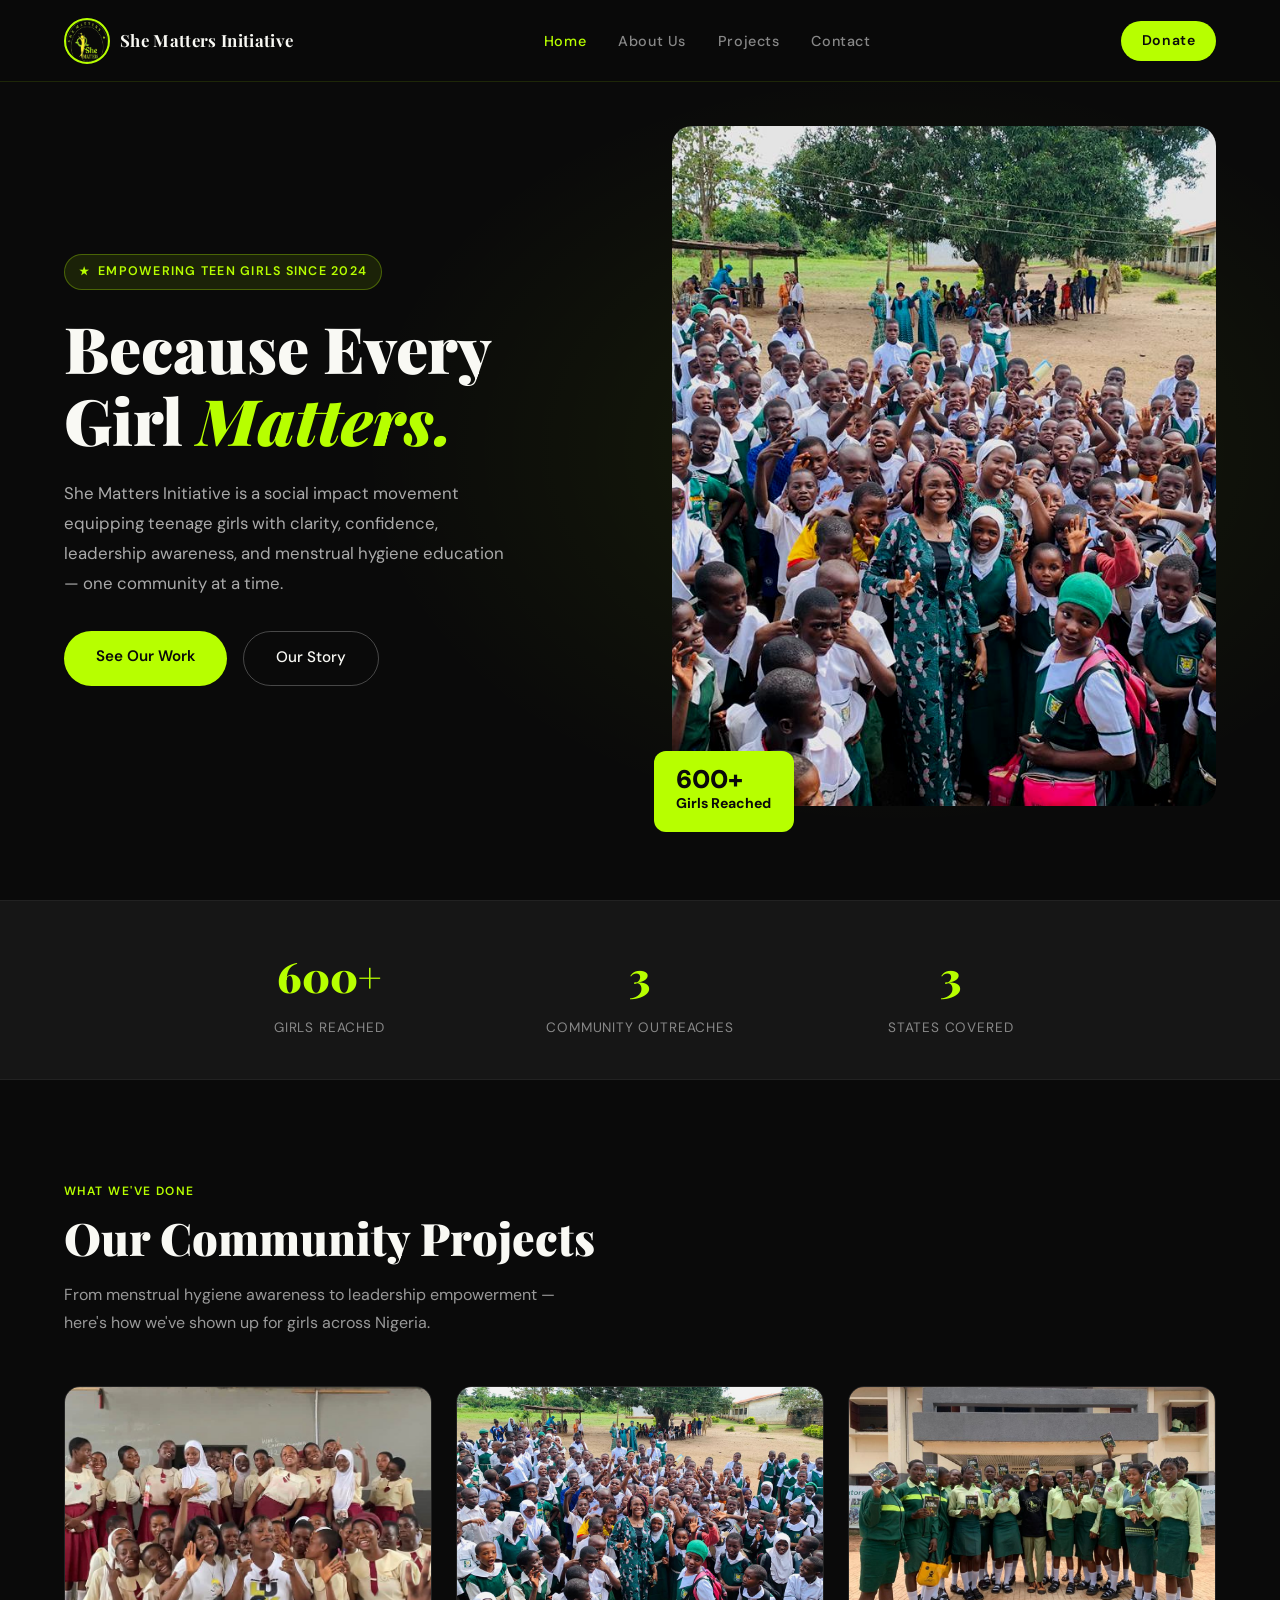
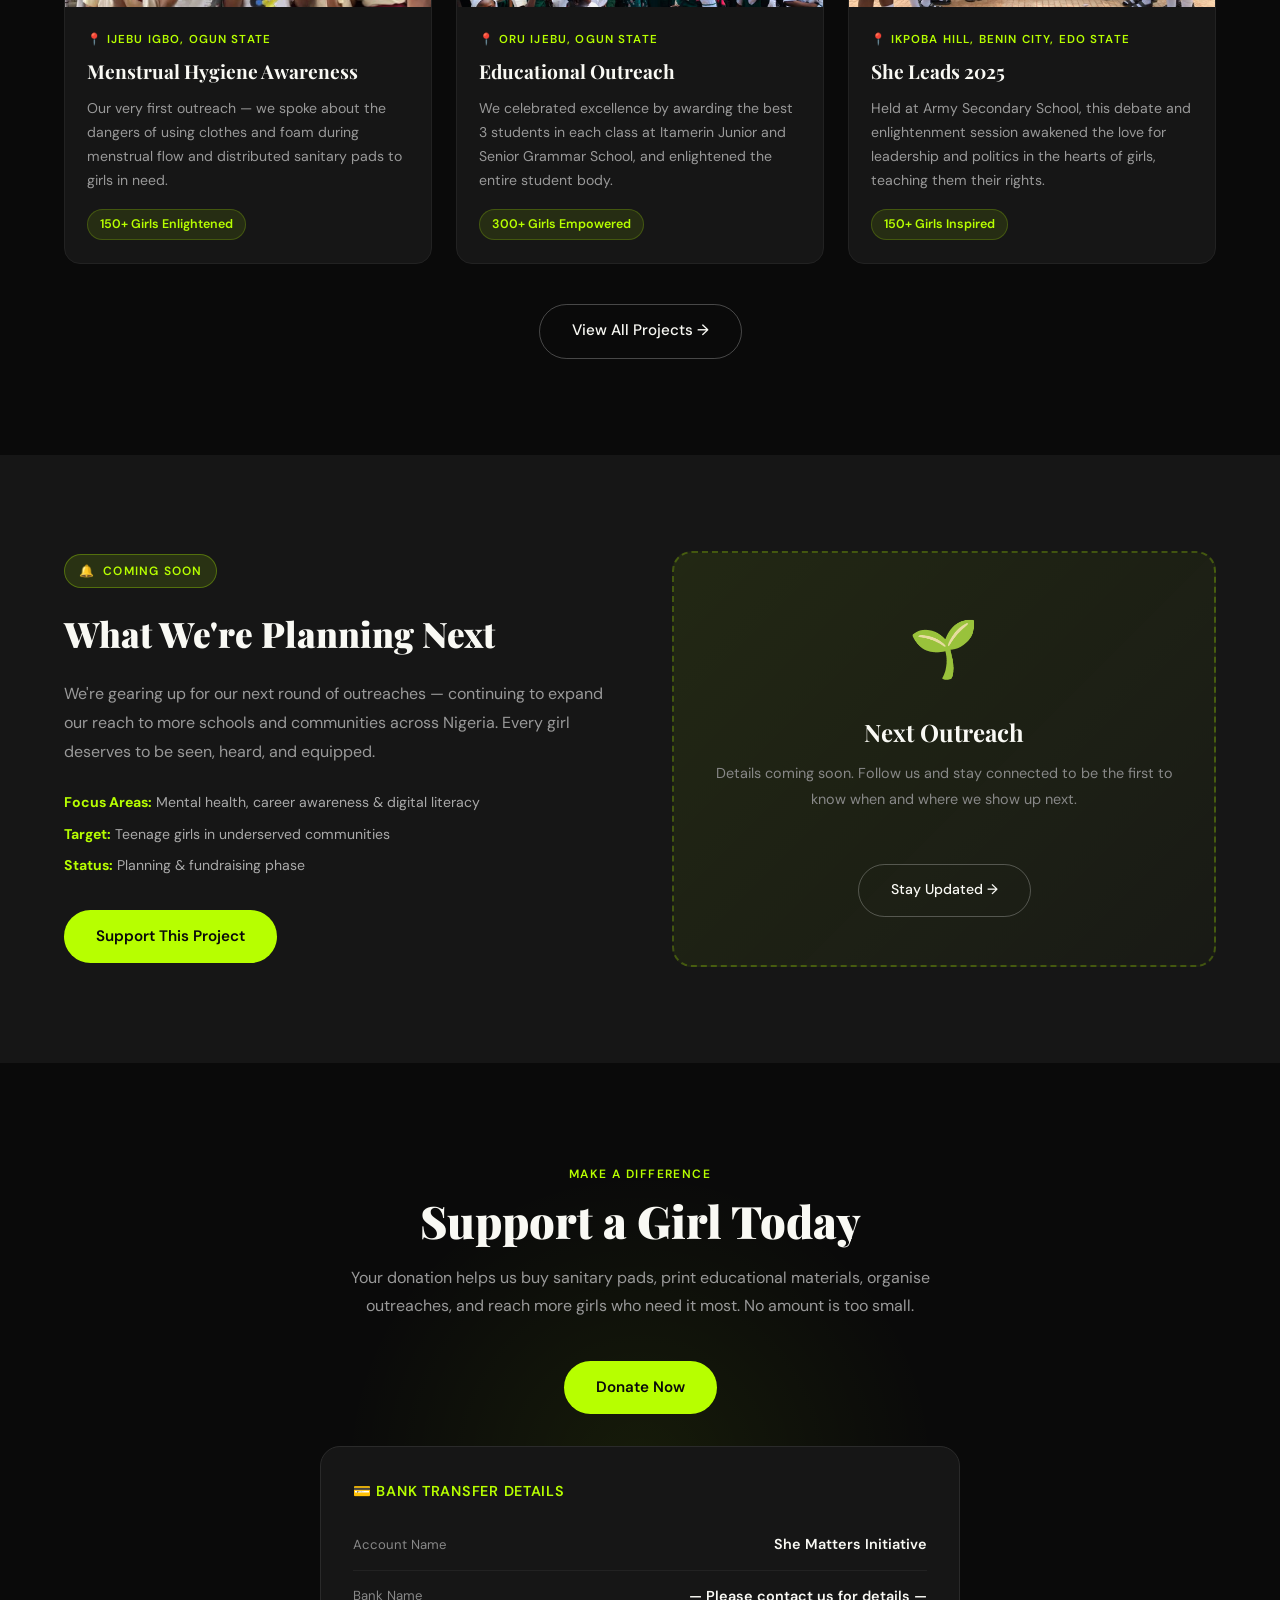
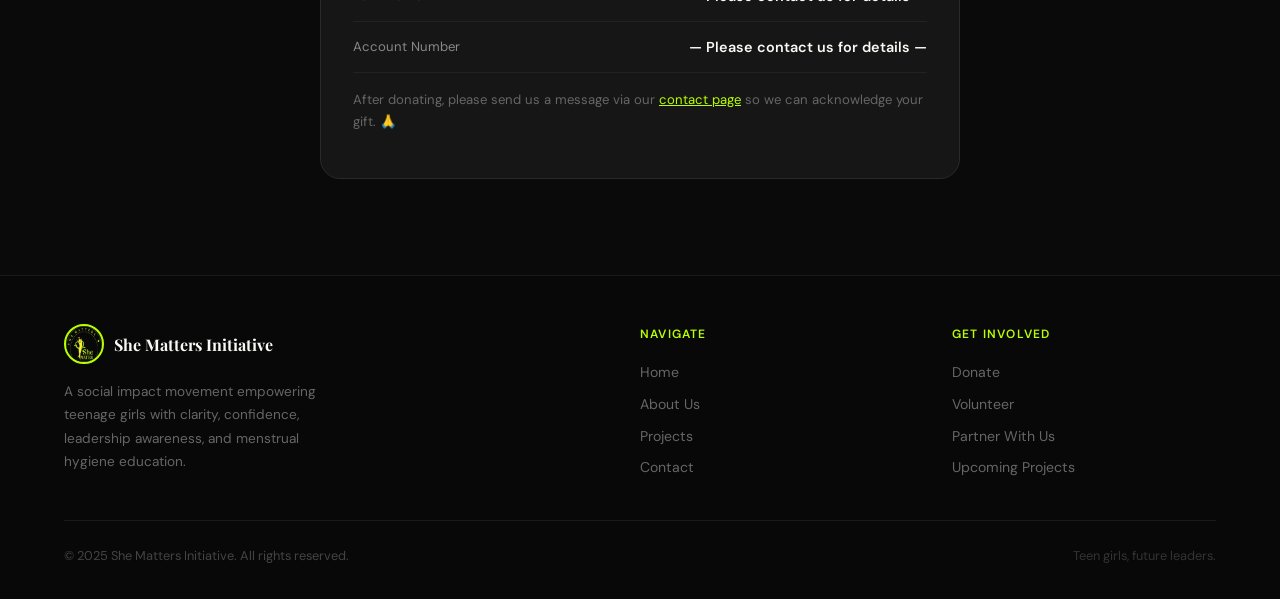
<file: index.html>
<!DOCTYPE html>
<html lang="en">
<head>
  <meta charset="UTF-8" />
  <meta name="viewport" content="width=device-width, initial-scale=1.0" />
  <title>She Matters Initiative — Empowering Teen Girls</title>
  <meta name="description" content="She Matters Initiative is a social impact movement focused on empowering teenage girls with clarity, confidence, leadership awareness, and menstrual hygiene education." />
  <link rel="stylesheet" href="style.css" />
</head>
<body>

  <!-- NAV -->
  <nav id="navbar">
    <a href="index.html" class="nav-logo">
      <img src="logo.png" alt="She Matters Initiative Logo" />
      <span>She Matters Initiative</span>
    </a>
    <ul class="nav-links">
      <li><a href="index.html" class="active">Home</a></li>
      <li><a href="about.html">About Us</a></li>
      <li><a href="projects.html">Projects</a></li>
      <li><a href="contact.html">Contact</a></li>
    </ul>
    <a href="#donate" class="nav-donate">Donate</a>
    <button class="hamburger" id="hamburger" aria-label="Menu">
      <span></span><span></span><span></span>
    </button>
    <div class="mobile-menu">
      <a href="index.html">Home</a>
      <a href="about.html">About Us</a>
      <a href="projects.html">Projects</a>
      <a href="contact.html">Contact</a>
      <a href="#donate" class="nav-donate">Donate</a>
    </div>
  </nav>

  <!-- HERO -->
  <section class="hero">
    <div class="hero-grid">
      <div class="hero-text fade-in">
        <div class="hero-tag">Empowering Teen Girls Since 2024</div>
        <h1>Because Every Girl <em>Matters.</em></h1>
        <p>She Matters Initiative is a social impact movement equipping teenage girls with clarity, confidence, leadership awareness, and menstrual hygiene education — one community at a time.</p>
        <div class="hero-actions">
          <a href="projects.html" class="btn-primary">See Our Work</a>
          <a href="about.html" class="btn-outline">Our Story</a>
        </div>
      </div>
      <div class="hero-image-wrap fade-in" style="animation-delay:0.2s">
        <img src="outreach2.jpeg" alt="She Matters Initiative outreach — girls at school" />
        <div class="hero-badge">
          <span>600+</span>
          Girls Reached
        </div>
      </div>
    </div>
  </section>

  <!-- STATS BAR -->
  <div class="stats-bar">
    <div class="stats-bar-inner">
      <div class="fade-in">
        <div class="stat-num">600+</div>
        <div class="stat-label">Girls Reached</div>
      </div>
      <div class="fade-in" style="animation-delay:0.1s">
        <div class="stat-num">3</div>
        <div class="stat-label">Community Outreaches</div>
      </div>
      <div class="fade-in" style="animation-delay:0.2s">
        <div class="stat-num">3</div>
        <div class="stat-label">States Covered</div>
      </div>
    </div>
  </div>

  <!-- PROJECTS HIGHLIGHTS -->
  <section id="projects">
    <div class="section-inner">
      <span class="section-tag fade-in">What We've Done</span>
      <h2 class="section-title fade-in">Our Community Projects</h2>
      <p class="section-sub fade-in">From menstrual hygiene awareness to leadership empowerment — here's how we've shown up for girls across Nigeria.</p>

      <div class="projects-grid">

        <div class="project-card fade-in">
          <img src="outreach1.jpeg" alt="Menstrual Hygiene Awareness Outreach" />
          <div class="project-card-body">
            <div class="project-location">Ijebu Igbo, Ogun State</div>
            <h3>Menstrual Hygiene Awareness</h3>
            <p>Our very first outreach — we spoke about the dangers of using clothes and foam during menstrual flow and distributed sanitary pads to girls in need.</p>
            <span class="project-impact">150+ Girls Enlightened</span>
          </div>
        </div>

        <div class="project-card fade-in" style="animation-delay:0.1s">
          <img src="outreach2.jpeg" alt="Educational Outreach at Itamerin Grammar School" />
          <div class="project-card-body">
            <div class="project-location">Oru Ijebu, Ogun State</div>
            <h3>Educational Outreach</h3>
            <p>We celebrated excellence by awarding the best 3 students in each class at Itamerin Junior and Senior Grammar School, and enlightened the entire student body.</p>
            <span class="project-impact">300+ Girls Empowered</span>
          </div>
        </div>

        <div class="project-card fade-in" style="animation-delay:0.2s">
          <img src="outreach3.jpeg" alt="She Leads 2025 — Army Secondary School Benin City" />
          <div class="project-card-body">
            <div class="project-location">Ikpoba Hill, Benin City, Edo State</div>
            <h3>She Leads 2025</h3>
            <p>Held at Army Secondary School, this debate and enlightenment session awakened the love for leadership and politics in the hearts of girls, teaching them their rights.</p>
            <span class="project-impact">150+ Girls Inspired</span>
          </div>
        </div>

      </div>

      <div style="text-align:center; margin-top:2.5rem;">
        <a href="projects.html" class="btn-outline">View All Projects →</a>
      </div>
    </div>
  </section>

  <!-- UPCOMING PROJECT -->
  <section class="upcoming-section" id="upcoming">
    <div class="upcoming-inner section-inner">
      <div class="fade-in">
        <div class="upcoming-label">Coming Soon</div>
        <h2>What We're Planning Next</h2>
        <p>We're gearing up for our next round of outreaches — continuing to expand our reach to more schools and communities across Nigeria. Every girl deserves to be seen, heard, and equipped.</p>
        <div class="upcoming-meta">
          <span><strong>Focus Areas:</strong> Mental health, career awareness & digital literacy</span>
          <span><strong>Target:</strong> Teenage girls in underserved communities</span>
          <span><strong>Status:</strong> Planning & fundraising phase</span>
        </div>
        <a href="#donate" class="btn-primary">Support This Project</a>
      </div>
      <div class="upcoming-visual fade-in" style="animation-delay:0.15s">
        <div class="upcoming-icon">🌱</div>
        <h3>Next Outreach</h3>
        <p>Details coming soon. Follow us and stay connected to be the first to know when and where we show up next.</p>
        <br />
        <a href="contact.html" class="btn-outline" style="font-size:0.88rem;">Stay Updated →</a>
      </div>
    </div>
  </section>

  <!-- DONATE -->
  <section class="donate-section" id="donate">
    <div class="section-inner">
      <div class="donate-inner">
        <span class="section-tag fade-in">Make a Difference</span>
        <h2 class="section-title fade-in">Support a Girl Today</h2>
        <p class="fade-in">Your donation helps us buy sanitary pads, print educational materials, organise outreaches, and reach more girls who need it most. No amount is too small.</p>
        <a href="#bank-details" class="btn-primary fade-in">Donate Now</a>

        <div class="donate-card fade-in" id="bank-details">
          <h4>💳 Bank Transfer Details</h4>
          <div class="bank-detail">
            <span class="label">Account Name</span>
            <span class="value">She Matters Initiative</span>
          </div>
          <div class="bank-detail">
            <span class="label">Bank Name</span>
            <span class="value">— Please contact us for details —</span>
          </div>
          <div class="bank-detail">
            <span class="label">Account Number</span>
            <span class="value">— Please contact us for details —</span>
          </div>
          <div class="bank-detail" style="border:none; padding-top:1rem;">
            <span style="font-size:0.82rem; color:#666;">After donating, please send us a message via our <a href="contact.html" style="color:var(--lime);">contact page</a> so we can acknowledge your gift. 🙏</span>
          </div>
        </div>
      </div>
    </div>
  </section>

  <!-- FOOTER -->
  <footer>
    <div class="footer-inner">
      <div class="footer-brand">
        <div class="logo-row">
          <img src="logo.png" alt="She Matters Initiative" />
          <span>She Matters Initiative</span>
        </div>
        <p>A social impact movement empowering teenage girls with clarity, confidence, leadership awareness, and menstrual hygiene education.</p>
      </div>
      <div class="footer-col">
        <h5>Navigate</h5>
        <a href="index.html">Home</a>
        <a href="about.html">About Us</a>
        <a href="projects.html">Projects</a>
        <a href="contact.html">Contact</a>
      </div>
      <div class="footer-col">
        <h5>Get Involved</h5>
        <a href="#donate">Donate</a>
        <a href="contact.html">Volunteer</a>
        <a href="contact.html">Partner With Us</a>
        <a href="#upcoming">Upcoming Projects</a>
      </div>
    </div>
    <div class="footer-bottom">
      <p>© 2025 She Matters Initiative. All rights reserved.</p>
      <p style="color:#333;">Teen girls, future leaders.</p>
    </div>
  </footer>

  <script>
    // Hamburger menu
    document.getElementById('hamburger').addEventListener('click', () => {
      document.getElementById('navbar').classList.toggle('open');
    });

    // Fade-in on scroll
    const observer = new IntersectionObserver((entries) => {
      entries.forEach(e => { if (e.isIntersecting) e.target.classList.add('visible'); });
    }, { threshold: 0.1 });
    document.querySelectorAll('.fade-in').forEach(el => observer.observe(el));
  </script>
</body>
</html>
</file>
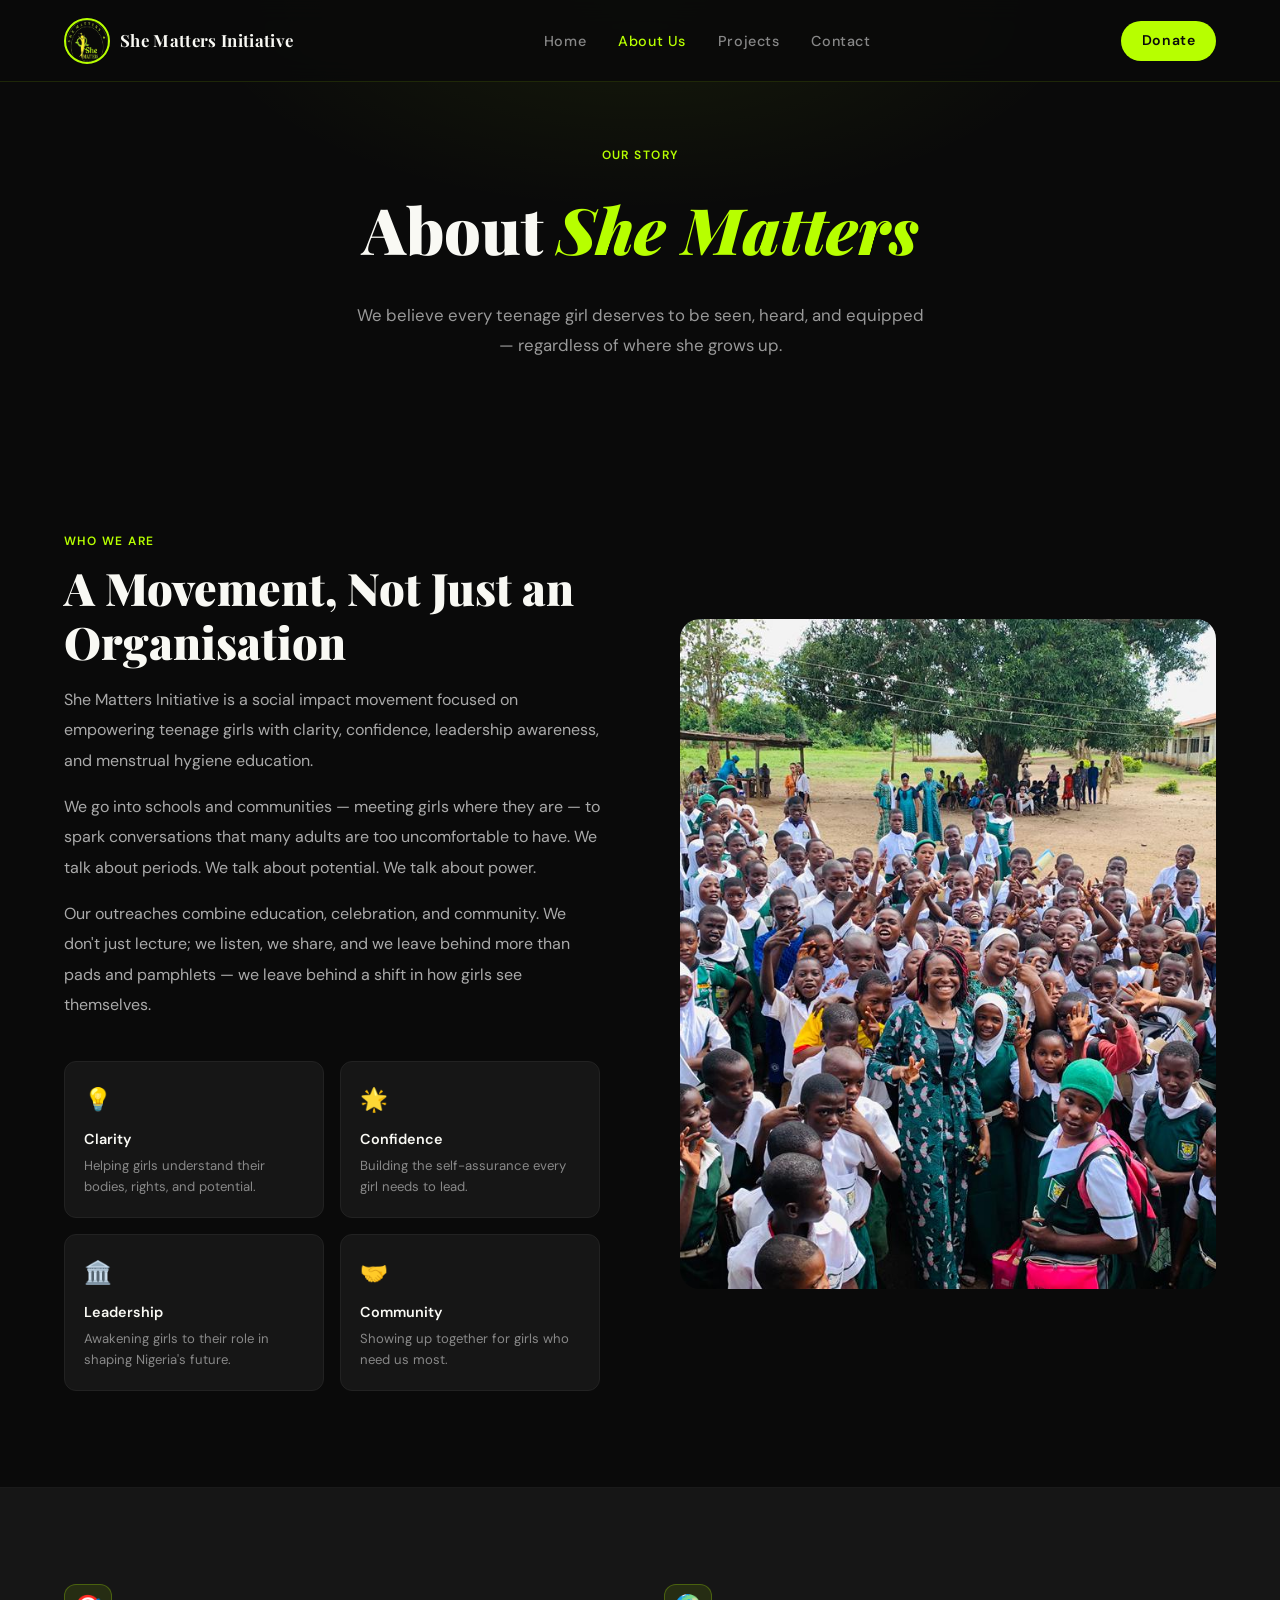
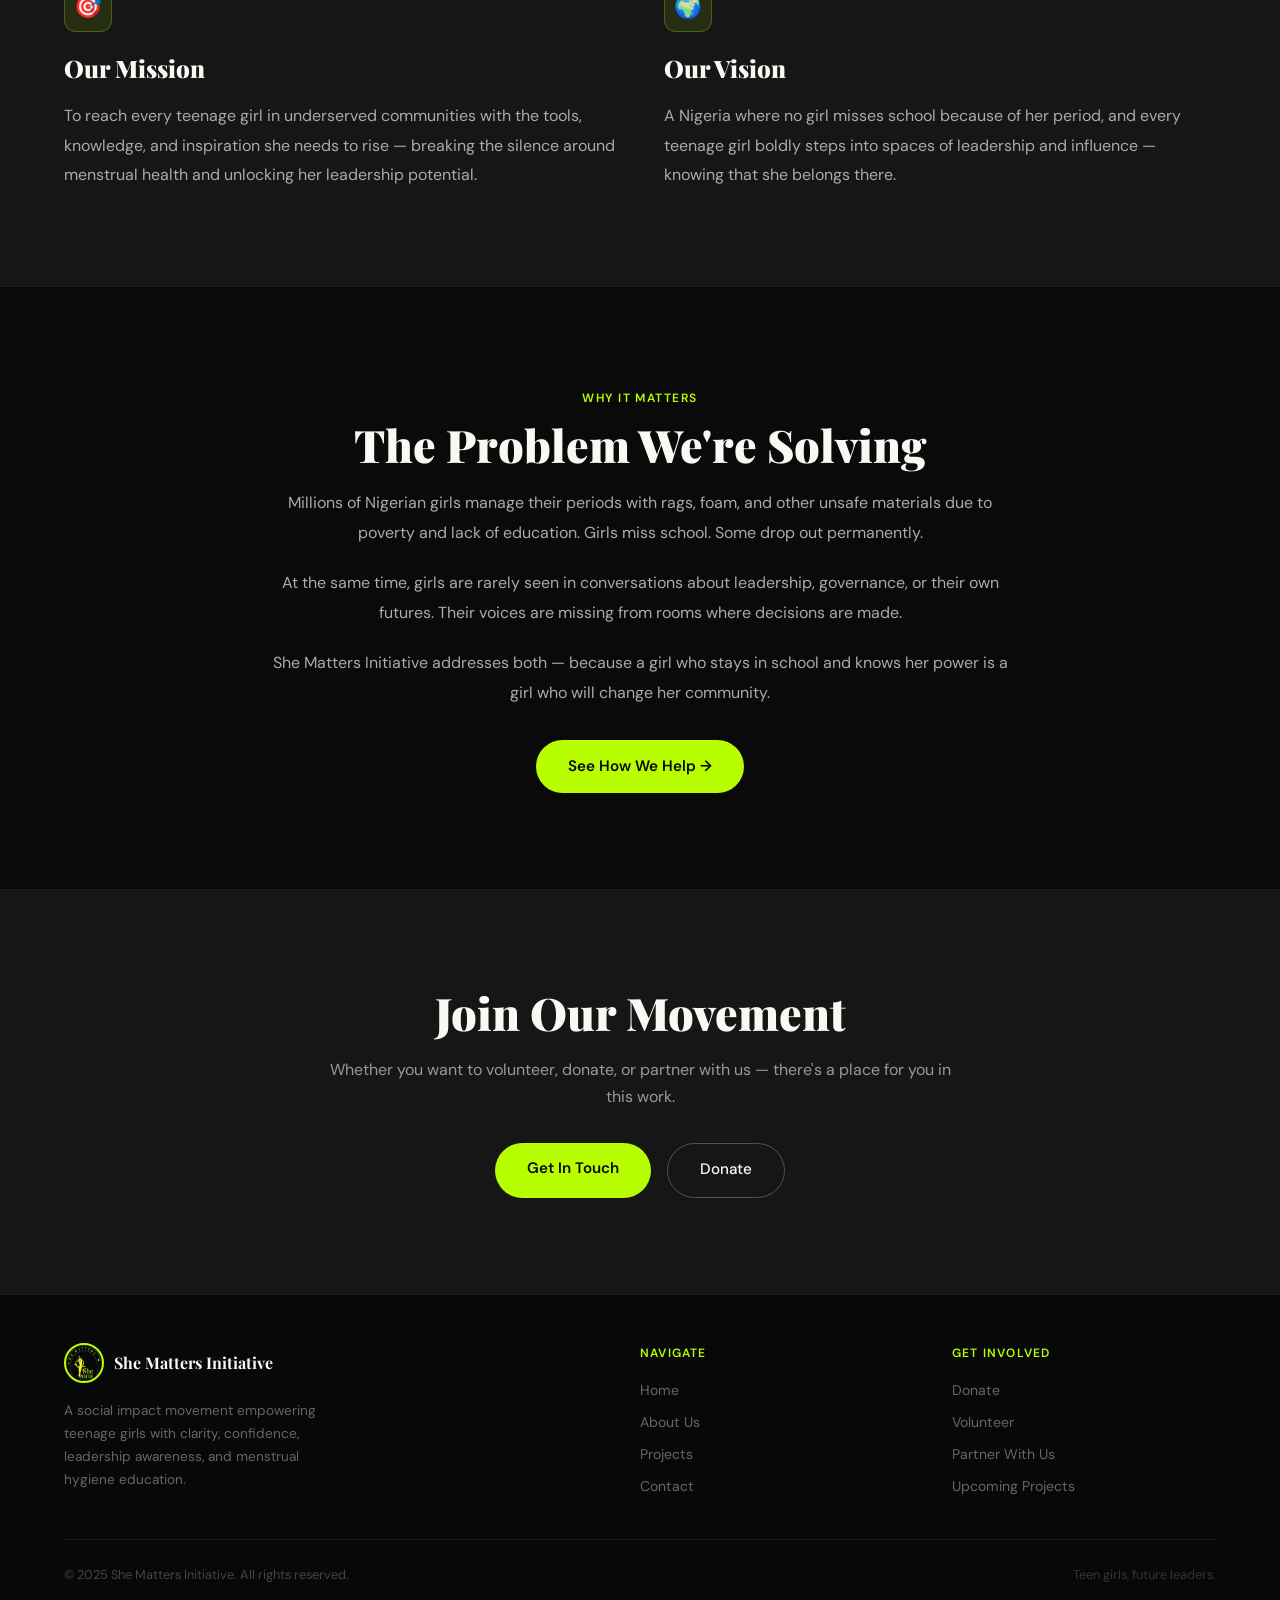
<file: about.html>
<!DOCTYPE html>
<html lang="en">
<head>
  <meta charset="UTF-8" />
  <meta name="viewport" content="width=device-width, initial-scale=1.0" />
  <title>About Us — She Matters Initiative</title>
  <meta name="description" content="Learn about She Matters Initiative — our story, mission, and the values that drive us to empower teenage girls across Nigeria." />
  <link rel="stylesheet" href="style.css" />
</head>
<body>

  <nav id="navbar">
    <a href="index.html" class="nav-logo">
      <img src="logo.png" alt="She Matters Initiative Logo" />
      <span>She Matters Initiative</span>
    </a>
    <ul class="nav-links">
      <li><a href="index.html">Home</a></li>
      <li><a href="about.html" class="active">About Us</a></li>
      <li><a href="projects.html">Projects</a></li>
      <li><a href="contact.html">Contact</a></li>
    </ul>
    <a href="index.html#donate" class="nav-donate">Donate</a>
    <button class="hamburger" id="hamburger" aria-label="Menu">
      <span></span><span></span><span></span>
    </button>
    <div class="mobile-menu">
      <a href="index.html">Home</a>
      <a href="about.html">About Us</a>
      <a href="projects.html">Projects</a>
      <a href="contact.html">Contact</a>
      <a href="index.html#donate" class="nav-donate">Donate</a>
    </div>
  </nav>

  <!-- PAGE HERO -->
  <div class="page-hero">
    <span class="section-tag fade-in">Our Story</span>
    <h1 class="fade-in">About <em style="color:var(--lime); font-style:italic;">She Matters</em></h1>
    <p class="fade-in">We believe every teenage girl deserves to be seen, heard, and equipped — regardless of where she grows up.</p>
  </div>

  <!-- MISSION -->
  <section>
    <div class="section-inner">
      <div class="about-grid">
        <div class="about-text fade-in">
          <span class="section-tag">Who We Are</span>
          <h2 class="section-title">A Movement, Not Just an Organisation</h2>
          <p>She Matters Initiative is a social impact movement focused on empowering teenage girls with clarity, confidence, leadership awareness, and menstrual hygiene education.</p>
          <p>We go into schools and communities — meeting girls where they are — to spark conversations that many adults are too uncomfortable to have. We talk about periods. We talk about potential. We talk about power.</p>
          <p>Our outreaches combine education, celebration, and community. We don't just lecture; we listen, we share, and we leave behind more than pads and pamphlets — we leave behind a shift in how girls see themselves.</p>

          <div class="about-values">
            <div class="value-card">
              <div class="value-icon">💡</div>
              <h4>Clarity</h4>
              <p>Helping girls understand their bodies, rights, and potential.</p>
            </div>
            <div class="value-card">
              <div class="value-icon">🌟</div>
              <h4>Confidence</h4>
              <p>Building the self-assurance every girl needs to lead.</p>
            </div>
            <div class="value-card">
              <div class="value-icon">🏛️</div>
              <h4>Leadership</h4>
              <p>Awakening girls to their role in shaping Nigeria's future.</p>
            </div>
            <div class="value-card">
              <div class="value-icon">🤝</div>
              <h4>Community</h4>
              <p>Showing up together for girls who need us most.</p>
            </div>
          </div>
        </div>
        <div class="about-image fade-in" style="animation-delay:0.2s">
          <img src="outreach2.jpeg" alt="She Matters Initiative community outreach" />
        </div>
      </div>
    </div>
  </section>

  <!-- VISION & MISSION -->
  <section style="background: var(--card-bg); border-top: 1px solid #1a1a1a; border-bottom: 1px solid #1a1a1a;">
    <div class="section-inner">
      <div style="display: grid; grid-template-columns: 1fr 1fr; gap: 3rem;">
        <div class="fade-in">
          <div style="width:48px; height:48px; background: rgba(183,255,0,0.1); border: 1px solid rgba(183,255,0,0.25); border-radius:12px; display:flex; align-items:center; justify-content:center; font-size:1.4rem; margin-bottom:1rem;">🎯</div>
          <h3 style="font-family:var(--serif); font-size:1.5rem; font-weight:900; margin-bottom:0.8rem;">Our Mission</h3>
          <p style="color:#aaa; line-height:1.85;">To reach every teenage girl in underserved communities with the tools, knowledge, and inspiration she needs to rise — breaking the silence around menstrual health and unlocking her leadership potential.</p>
        </div>
        <div class="fade-in" style="animation-delay:0.1s">
          <div style="width:48px; height:48px; background: rgba(183,255,0,0.1); border: 1px solid rgba(183,255,0,0.25); border-radius:12px; display:flex; align-items:center; justify-content:center; font-size:1.4rem; margin-bottom:1rem;">🌍</div>
          <h3 style="font-family:var(--serif); font-size:1.5rem; font-weight:900; margin-bottom:0.8rem;">Our Vision</h3>
          <p style="color:#aaa; line-height:1.85;">A Nigeria where no girl misses school because of her period, and every teenage girl boldly steps into spaces of leadership and influence — knowing that she belongs there.</p>
        </div>
      </div>
    </div>
  </section>

  <!-- WHY IT MATTERS -->
  <section>
    <div class="section-inner" style="max-width:760px; text-align:center;">
      <span class="section-tag fade-in">Why It Matters</span>
      <h2 class="section-title fade-in">The Problem We're Solving</h2>
      <p class="fade-in" style="color:#aaa; line-height:1.9; margin: 0 auto 1.2rem;">Millions of Nigerian girls manage their periods with rags, foam, and other unsafe materials due to poverty and lack of education. Girls miss school. Some drop out permanently.</p>
      <p class="fade-in" style="color:#aaa; line-height:1.9; margin: 0 auto 1.2rem;">At the same time, girls are rarely seen in conversations about leadership, governance, or their own futures. Their voices are missing from rooms where decisions are made.</p>
      <p class="fade-in" style="color:#aaa; line-height:1.9; margin: 0 auto 2rem;">She Matters Initiative addresses both — because a girl who stays in school and knows her power is a girl who will change her community.</p>
      <a href="projects.html" class="btn-primary fade-in">See How We Help →</a>
    </div>
  </section>

  <!-- CTA -->
  <section style="background: var(--card-bg); border-top: 1px solid #1a1a1a; text-align:center;">
    <div class="section-inner" style="max-width:640px;">
      <h2 class="section-title fade-in">Join Our Movement</h2>
      <p class="fade-in" style="color:#999; margin-bottom:2rem;">Whether you want to volunteer, donate, or partner with us — there's a place for you in this work.</p>
      <div class="hero-actions" style="justify-content:center;" class="fade-in">
        <a href="contact.html" class="btn-primary">Get In Touch</a>
        <a href="index.html#donate" class="btn-outline">Donate</a>
      </div>
    </div>
  </section>

  <footer>
    <div class="footer-inner">
      <div class="footer-brand">
        <div class="logo-row">
          <img src="logo.png" alt="She Matters Initiative" />
          <span>She Matters Initiative</span>
        </div>
        <p>A social impact movement empowering teenage girls with clarity, confidence, leadership awareness, and menstrual hygiene education.</p>
      </div>
      <div class="footer-col">
        <h5>Navigate</h5>
        <a href="index.html">Home</a>
        <a href="about.html">About Us</a>
        <a href="projects.html">Projects</a>
        <a href="contact.html">Contact</a>
      </div>
      <div class="footer-col">
        <h5>Get Involved</h5>
        <a href="index.html#donate">Donate</a>
        <a href="contact.html">Volunteer</a>
        <a href="contact.html">Partner With Us</a>
        <a href="index.html#upcoming">Upcoming Projects</a>
      </div>
    </div>
    <div class="footer-bottom">
      <p>© 2025 She Matters Initiative. All rights reserved.</p>
      <p style="color:#333;">Teen girls, future leaders.</p>
    </div>
  </footer>

  <script>
    document.getElementById('hamburger').addEventListener('click', () => {
      document.getElementById('navbar').classList.toggle('open');
    });
    const observer = new IntersectionObserver((entries) => {
      entries.forEach(e => { if (e.isIntersecting) e.target.classList.add('visible'); });
    }, { threshold: 0.1 });
    document.querySelectorAll('.fade-in').forEach(el => observer.observe(el));
  </script>
</body>
</html>
</file>
<file: style.css>
@import url('https://fonts.googleapis.com/css2?family=Playfair+Display:ital,wght@0,400;0,700;0,900;1,400&family=DM+Sans:wght@300;400;500;600&display=swap');

*, *::before, *::after { box-sizing: border-box; margin: 0; padding: 0; }

:root {
  --lime: #B7FF00;
  --black: #0a0a0a;
  --dark: #111111;
  --card-bg: #161616;
  --muted: #888;
  --white: #f9f9f4;
  --serif: 'Playfair Display', Georgia, serif;
  --sans: 'DM Sans', sans-serif;
  --radius: 12px;
}

html { scroll-behavior: smooth; }

body {
  font-family: var(--sans);
  background: var(--black);
  color: var(--white);
  line-height: 1.7;
  overflow-x: hidden;
}

/* ── NAV ── */
nav {
  position: fixed; top: 0; left: 0; right: 0; z-index: 100;
  display: flex; align-items: center; justify-content: space-between;
  padding: 1.1rem 5vw;
  background: rgba(10,10,10,0.92);
  backdrop-filter: blur(12px);
  border-bottom: 1px solid rgba(183,255,0,0.12);
}

.nav-logo { display: flex; align-items: center; gap: 10px; text-decoration: none; }
.nav-logo img { width: 46px; height: 46px; border-radius: 50%; object-fit: cover; border: 2px solid var(--lime); }
.nav-logo span { font-family: var(--serif); font-size: 1.05rem; color: var(--white); font-weight: 700; letter-spacing: 0.02em; }

.nav-links { display: flex; align-items: center; gap: 2rem; list-style: none; }
.nav-links a { color: var(--muted); text-decoration: none; font-size: 0.9rem; font-weight: 500; letter-spacing: 0.04em; transition: color 0.2s; }
.nav-links a:hover, .nav-links a.active { color: var(--lime); }

.nav-donate {
  background: var(--lime); color: var(--black);
  padding: 0.5rem 1.3rem; border-radius: 50px;
  text-decoration: none; font-weight: 600; font-size: 0.88rem;
  letter-spacing: 0.04em; transition: transform 0.2s, box-shadow 0.2s;
}
.nav-donate:hover { transform: translateY(-2px); box-shadow: 0 6px 20px rgba(183,255,0,0.3); }

/* hamburger */
.hamburger { display: none; flex-direction: column; gap: 5px; cursor: pointer; background: none; border: none; padding: 4px; }
.hamburger span { display: block; width: 24px; height: 2px; background: var(--white); transition: 0.3s; }
.mobile-menu { display: none; }

/* ── HERO ── */
.hero {
  min-height: 100vh;
  display: flex; align-items: center;
  padding: 120px 5vw 80px;
  position: relative; overflow: hidden;
}
.hero::before {
  content: '';
  position: absolute; inset: 0;
  background: radial-gradient(ellipse 60% 60% at 70% 50%, rgba(183,255,0,0.08) 0%, transparent 70%);
  pointer-events: none;
}
.hero-grid { display: grid; grid-template-columns: 1fr 1fr; gap: 4rem; align-items: center; max-width: 1200px; margin: 0 auto; width: 100%; }

.hero-tag {
  display: inline-flex; align-items: center; gap: 8px;
  background: rgba(183,255,0,0.1); border: 1px solid rgba(183,255,0,0.3);
  color: var(--lime); padding: 6px 14px; border-radius: 50px;
  font-size: 0.78rem; font-weight: 600; letter-spacing: 0.1em; text-transform: uppercase;
  margin-bottom: 1.4rem;
}
.hero-tag::before { content: '★'; font-size: 0.7rem; }

.hero h1 {
  font-family: var(--serif); font-size: clamp(2.8rem, 5vw, 4.2rem);
  line-height: 1.12; font-weight: 900; margin-bottom: 1.4rem;
  color: var(--white);
}
.hero h1 em { color: var(--lime); font-style: italic; }

.hero p { color: #aaa; font-size: 1.05rem; line-height: 1.8; max-width: 440px; margin-bottom: 2rem; }

.hero-actions { display: flex; gap: 1rem; flex-wrap: wrap; }

.btn-primary {
  background: var(--lime); color: var(--black);
  padding: 0.85rem 2rem; border-radius: 50px;
  text-decoration: none; font-weight: 600; font-size: 0.95rem;
  transition: transform 0.2s, box-shadow 0.2s; display: inline-block;
}
.btn-primary:hover { transform: translateY(-3px); box-shadow: 0 8px 24px rgba(183,255,0,0.35); }

.btn-outline {
  border: 1px solid rgba(255,255,255,0.25); color: var(--white);
  padding: 0.85rem 2rem; border-radius: 50px;
  text-decoration: none; font-weight: 500; font-size: 0.95rem;
  transition: border-color 0.2s, background 0.2s; display: inline-block;
}
.btn-outline:hover { border-color: var(--lime); background: rgba(183,255,0,0.06); }

.hero-image-wrap { position: relative; }
.hero-image-wrap img {
  width: 100%; border-radius: 20px; object-fit: cover; aspect-ratio: 4/5;
  filter: brightness(0.92) contrast(1.05);
}
.hero-badge {
  position: absolute; bottom: -18px; left: -18px;
  background: var(--lime); color: var(--black);
  padding: 1rem 1.4rem; border-radius: var(--radius);
  font-weight: 700; font-size: 0.88rem;
}
.hero-badge span { display: block; font-size: 1.6rem; font-weight: 900; line-height: 1; }

/* ── STATS ── */
.stats-bar {
  background: var(--card-bg); border-top: 1px solid #222; border-bottom: 1px solid #222;
  padding: 2.5rem 5vw;
}
.stats-bar-inner { display: grid; grid-template-columns: repeat(3, 1fr); max-width: 900px; margin: 0 auto; gap: 2rem; text-align: center; }
.stat-num { font-family: var(--serif); font-size: 2.6rem; font-weight: 900; color: var(--lime); }
.stat-label { font-size: 0.85rem; color: var(--muted); letter-spacing: 0.06em; text-transform: uppercase; margin-top: 4px; }

/* ── SECTION SHARED ── */
section { padding: 6rem 5vw; }
.section-inner { max-width: 1200px; margin: 0 auto; }

.section-tag {
  display: inline-block;
  color: var(--lime); font-size: 0.75rem; font-weight: 600;
  letter-spacing: 0.12em; text-transform: uppercase; margin-bottom: 0.6rem;
}
.section-title {
  font-family: var(--serif); font-size: clamp(2rem, 3.5vw, 2.8rem);
  font-weight: 900; color: var(--white); margin-bottom: 1rem; line-height: 1.2;
}
.section-sub { color: #999; max-width: 520px; font-size: 1rem; line-height: 1.8; margin-bottom: 3rem; }

/* ── PROJECTS GRID ── */
.projects-grid { display: grid; grid-template-columns: repeat(3, 1fr); gap: 1.5rem; }

.project-card {
  background: var(--card-bg); border-radius: 16px; overflow: hidden;
  border: 1px solid #222; transition: transform 0.3s, border-color 0.3s;
}
.project-card:hover { transform: translateY(-6px); border-color: rgba(183,255,0,0.3); }
.project-card img { width: 100%; height: 220px; object-fit: cover; display: block; }
.project-card-body { padding: 1.4rem; }
.project-location {
  font-size: 0.72rem; color: var(--lime); font-weight: 600;
  letter-spacing: 0.1em; text-transform: uppercase; margin-bottom: 6px;
}
.project-location::before { content: '📍 '; }
.project-card-body h3 { font-family: var(--serif); font-size: 1.2rem; font-weight: 700; margin-bottom: 0.6rem; color: var(--white); }
.project-card-body p { color: #999; font-size: 0.88rem; line-height: 1.7; margin-bottom: 1rem; }
.project-impact {
  display: inline-flex; align-items: center; gap: 6px;
  background: rgba(183,255,0,0.1); border: 1px solid rgba(183,255,0,0.2);
  color: var(--lime); padding: 4px 12px; border-radius: 50px;
  font-size: 0.78rem; font-weight: 600;
}

/* ── UPCOMING PROJECT ── */
.upcoming-section { background: var(--card-bg); }
.upcoming-inner {
  max-width: 1200px; margin: 0 auto;
  display: grid; grid-template-columns: 1fr 1fr; gap: 4rem; align-items: center;
}
.upcoming-label {
  display: inline-flex; align-items: center; gap: 8px;
  background: rgba(183,255,0,0.12); border: 1px solid rgba(183,255,0,0.3);
  color: var(--lime); padding: 6px 14px; border-radius: 50px;
  font-size: 0.75rem; font-weight: 600; letter-spacing: 0.1em; text-transform: uppercase;
  margin-bottom: 1rem;
}
.upcoming-label::before { content: '🔔'; }
.upcoming-inner h2 { font-family: var(--serif); font-size: 2.2rem; font-weight: 900; margin-bottom: 1rem; color: var(--white); }
.upcoming-inner p { color: #999; line-height: 1.8; margin-bottom: 1.5rem; }
.upcoming-meta { display: flex; flex-direction: column; gap: 0.5rem; margin-bottom: 2rem; }
.upcoming-meta span { font-size: 0.88rem; color: #aaa; }
.upcoming-meta strong { color: var(--lime); }

.upcoming-visual {
  background: linear-gradient(135deg, rgba(183,255,0,0.08) 0%, rgba(183,255,0,0.02) 100%);
  border: 2px dashed rgba(183,255,0,0.25); border-radius: 20px;
  padding: 3rem 2rem; text-align: center;
}
.upcoming-icon { font-size: 3.5rem; margin-bottom: 1rem; }
.upcoming-visual h3 { font-family: var(--serif); font-size: 1.5rem; font-weight: 700; margin-bottom: 0.5rem; }
.upcoming-visual p { color: #888; font-size: 0.9rem; }

/* ── DONATE SECTION ── */
.donate-section {
  text-align: center;
  background: var(--black);
  position: relative; overflow: hidden;
}
.donate-section::before {
  content: '';
  position: absolute; top: 50%; left: 50%;
  transform: translate(-50%, -50%);
  width: 600px; height: 600px;
  background: radial-gradient(circle, rgba(183,255,0,0.07) 0%, transparent 70%);
  pointer-events: none;
}
.donate-inner { max-width: 640px; margin: 0 auto; position: relative; z-index: 1; }
.donate-inner h2 { font-family: var(--serif); font-size: clamp(2rem, 3.5vw, 2.8rem); font-weight: 900; margin-bottom: 1rem; }
.donate-inner p { color: #999; margin-bottom: 2.5rem; font-size: 1rem; line-height: 1.8; }
.donate-card {
  background: var(--card-bg); border: 1px solid #2a2a2a; border-radius: 20px;
  padding: 2rem; text-align: left; margin-top: 2rem;
}
.donate-card h4 { font-weight: 600; margin-bottom: 1rem; font-size: 0.9rem; letter-spacing: 0.05em; color: var(--lime); text-transform: uppercase; }
.bank-detail { display: flex; justify-content: space-between; align-items: center; padding: 0.8rem 0; border-bottom: 1px solid #222; font-size: 0.9rem; }
.bank-detail:last-child { border-bottom: none; }
.bank-detail .label { color: var(--muted); font-size: 0.82rem; }
.bank-detail .value { font-weight: 600; color: var(--white); }

/* ── FOOTER ── */
footer {
  background: #080808; border-top: 1px solid #1a1a1a;
  padding: 3rem 5vw 2rem;
}
.footer-inner { max-width: 1200px; margin: 0 auto; display: grid; grid-template-columns: 2fr 1fr 1fr; gap: 3rem; margin-bottom: 2rem; }
.footer-brand { }
.footer-brand .logo-row { display: flex; align-items: center; gap: 10px; margin-bottom: 1rem; }
.footer-brand .logo-row img { width: 40px; height: 40px; border-radius: 50%; border: 2px solid var(--lime); }
.footer-brand .logo-row span { font-family: var(--serif); font-weight: 700; font-size: 1rem; }
.footer-brand p { color: #666; font-size: 0.85rem; line-height: 1.7; max-width: 280px; }
.footer-col h5 { font-size: 0.75rem; letter-spacing: 0.1em; text-transform: uppercase; color: var(--lime); font-weight: 600; margin-bottom: 1rem; }
.footer-col a { display: block; color: #666; text-decoration: none; font-size: 0.88rem; margin-bottom: 0.5rem; transition: color 0.2s; }
.footer-col a:hover { color: var(--white); }
.footer-bottom { max-width: 1200px; margin: 0 auto; padding-top: 1.5rem; border-top: 1px solid #1a1a1a; display: flex; justify-content: space-between; align-items: center; }
.footer-bottom p { color: #444; font-size: 0.8rem; }

/* ── PAGE HERO ── */
.page-hero {
  padding: 140px 5vw 70px;
  text-align: center;
  position: relative; overflow: hidden;
}
.page-hero::before {
  content: '';
  position: absolute; inset: 0;
  background: radial-gradient(ellipse 50% 70% at 50% 0%, rgba(183,255,0,0.07) 0%, transparent 70%);
  pointer-events: none;
}
.page-hero h1 { font-family: var(--serif); font-size: clamp(2.5rem, 5vw, 4rem); font-weight: 900; margin-bottom: 1rem; }
.page-hero p { color: #999; max-width: 580px; margin: 0 auto; font-size: 1.05rem; line-height: 1.8; }

/* ── ABOUT PAGE ── */
.about-grid { display: grid; grid-template-columns: 1fr 1fr; gap: 5rem; align-items: center; }
.about-text .section-title { margin-bottom: 1rem; }
.about-text p { color: #aaa; line-height: 1.9; margin-bottom: 1rem; }
.about-values { display: grid; grid-template-columns: 1fr 1fr; gap: 1rem; margin-top: 2.5rem; }
.value-card {
  background: var(--card-bg); border: 1px solid #222; border-radius: var(--radius);
  padding: 1.2rem; transition: border-color 0.2s;
}
.value-card:hover { border-color: rgba(183,255,0,0.3); }
.value-icon { font-size: 1.4rem; margin-bottom: 8px; }
.value-card h4 { font-size: 0.9rem; font-weight: 600; margin-bottom: 4px; color: var(--white); }
.value-card p { font-size: 0.82rem; color: var(--muted); line-height: 1.6; margin: 0; }
.about-image img { width: 100%; border-radius: 20px; object-fit: cover; aspect-ratio: 4/5; }

/* ── PROJECTS PAGE ── */
.project-full {
  display: grid; grid-template-columns: 1fr 1.2fr; gap: 3.5rem; align-items: start;
  background: var(--card-bg); border: 1px solid #222; border-radius: 20px;
  padding: 2.5rem; margin-bottom: 2rem;
  transition: border-color 0.3s;
}
.project-full:hover { border-color: rgba(183,255,0,0.2); }
.project-full img { width: 100%; border-radius: 14px; object-fit: cover; aspect-ratio: 16/11; }
.project-full-body { }
.project-full-body .project-location { margin-bottom: 10px; }
.project-full-body h2 { font-family: var(--serif); font-size: 1.8rem; font-weight: 900; margin-bottom: 1rem; }
.project-full-body p { color: #aaa; line-height: 1.85; font-size: 0.95rem; margin-bottom: 1.2rem; }
.impact-stat { display: flex; align-items: center; gap: 12px; margin-top: 1.5rem; padding-top: 1.5rem; border-top: 1px solid #222; }
.impact-num { font-family: var(--serif); font-size: 2.2rem; font-weight: 900; color: var(--lime); }
.impact-desc { font-size: 0.85rem; color: var(--muted); }
.project-full:nth-child(even) { direction: rtl; }
.project-full:nth-child(even) > * { direction: ltr; }

/* ── CONTACT PAGE ── */
.contact-grid { display: grid; grid-template-columns: 1fr 1.4fr; gap: 4rem; }
.contact-info h3 { font-family: var(--serif); font-size: 1.6rem; font-weight: 700; margin-bottom: 1rem; }
.contact-info p { color: #999; line-height: 1.8; margin-bottom: 2rem; }
.contact-item { display: flex; gap: 12px; align-items: flex-start; margin-bottom: 1.4rem; }
.contact-icon { width: 40px; height: 40px; border-radius: 10px; background: rgba(183,255,0,0.1); border: 1px solid rgba(183,255,0,0.2); display: flex; align-items: center; justify-content: center; font-size: 1rem; flex-shrink: 0; }
.contact-item-text .label { font-size: 0.75rem; color: var(--muted); letter-spacing: 0.08em; text-transform: uppercase; font-weight: 600; margin-bottom: 3px; }
.contact-item-text .value { font-size: 0.9rem; color: var(--white); }

.contact-form { background: var(--card-bg); border: 1px solid #222; border-radius: 20px; padding: 2.5rem; }
.form-row { display: grid; grid-template-columns: 1fr 1fr; gap: 1rem; margin-bottom: 1rem; }
.form-group { margin-bottom: 1rem; }
.form-group label { display: block; font-size: 0.8rem; color: var(--muted); margin-bottom: 6px; letter-spacing: 0.05em; text-transform: uppercase; font-weight: 600; }
.form-group input, .form-group textarea, .form-group select {
  width: 100%; background: #111; border: 1px solid #2a2a2a; border-radius: 8px;
  padding: 0.75rem 1rem; color: var(--white); font-family: var(--sans); font-size: 0.9rem;
  transition: border-color 0.2s; outline: none;
}
.form-group input:focus, .form-group textarea:focus { border-color: var(--lime); }
.form-group textarea { resize: vertical; min-height: 120px; }
.form-submit {
  width: 100%; background: var(--lime); color: var(--black);
  border: none; border-radius: 50px; padding: 0.9rem;
  font-weight: 700; font-size: 1rem; cursor: pointer;
  transition: transform 0.2s, box-shadow 0.2s;
}
.form-submit:hover { transform: translateY(-2px); box-shadow: 0 8px 24px rgba(183,255,0,0.3); }

/* ── RESPONSIVE ── */
@media (max-width: 900px) {
  .hero-grid, .about-grid, .upcoming-inner, .contact-grid, .project-full { grid-template-columns: 1fr; }
  .projects-grid { grid-template-columns: 1fr 1fr; }
  .hero-image-wrap { order: -1; }
  .about-image { order: -1; }
  .project-full:nth-child(even) { direction: ltr; }
  .footer-inner { grid-template-columns: 1fr 1fr; }
  .hero-badge { left: 10px; bottom: -14px; }
}
@media (max-width: 640px) {
  .nav-links { display: none; }
  .hamburger { display: flex; }
  nav .nav-donate { display: none; }
  .projects-grid { grid-template-columns: 1fr; }
  .footer-inner { grid-template-columns: 1fr; }
  .form-row { grid-template-columns: 1fr; }
  .stats-bar-inner { grid-template-columns: 1fr; gap: 1.5rem; }
  .about-values { grid-template-columns: 1fr; }
}

/* mobile menu open */
nav.open .mobile-menu {
  display: flex; flex-direction: column; gap: 1rem;
  position: absolute; top: 100%; left: 0; right: 0;
  background: rgba(10,10,10,0.98); padding: 1.5rem 5vw;
  border-bottom: 1px solid #222;
}
nav.open .mobile-menu a { color: var(--white); text-decoration: none; font-size: 1rem; font-weight: 500; }
nav.open .mobile-menu .nav-donate { display: inline-block; width: fit-content; }

/* fade-in animation */
.fade-in { opacity: 0; transform: translateY(24px); transition: opacity 0.6s ease, transform 0.6s ease; }
.fade-in.visible { opacity: 1; transform: translateY(0); }
</file>
